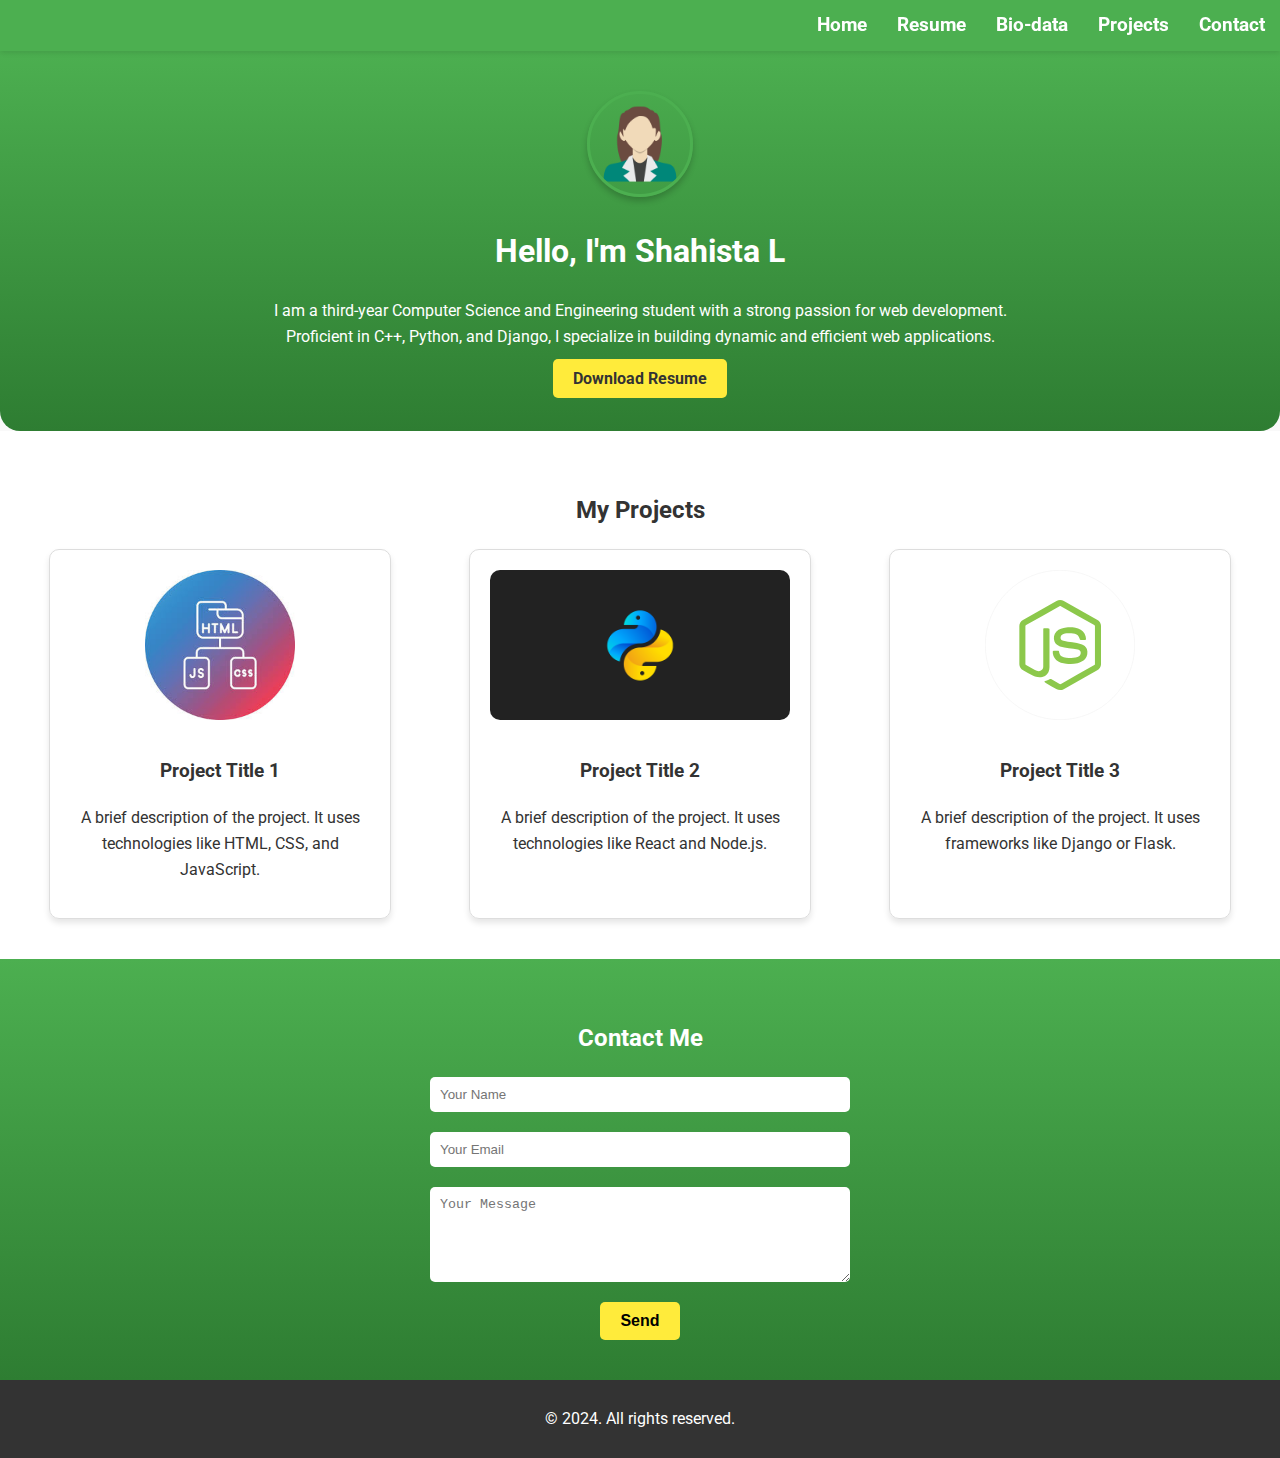
<file: index.html>
<!DOCTYPE html>
<html>
<head>
    
    <title>My Portfolio</title>
    <link rel="stylesheet" href="style.css">
    <link href="https://fonts.googleapis.com/css2?family=Roboto:wght@400;700&display=swap" rel="stylesheet">
    <script>
        document.addEventListener('DOMContentLoaded', () => {
            alert("Welcome to My Portfolio!");
        });
    </script>
</head>
<body>
    <header>
        <nav class="sticky-nav">
            <ul class="nav-bar">
                <li><a href="index.html">Home</a></li>
                <li><a href="resume.html">Resume</a></li>
                <li><a href="biodata.html">Bio-data</a></li>
                <li><a href="#projects">Projects</a></li>
                <li><a href="#contact">Contact</a></li>
            </ul>
        </nav>
    </header>
    <main>
        <section class="intro">
            <div class="intro-content">
                <img src="shahi.png" alt="Profile Picture" class="profile-pic">
                <div class="intro-text">
                    <h1>Hello, I'm  Shahista L</h1>
                    <p>
                        I am a third-year Computer Science and Engineering student with a strong passion for web development. <br>Proficient in C++, Python, and Django,
                         I specialize in building dynamic and efficient web applications.</p>
                    <a href="resume.html" class="btn">Download Resume</a>
                </div>
            </div>
        </section>
        <section id="projects" class="projects">
            <h2>My Projects</h2>
            <div class="project-list">
                <div class="project-item">
                    <img src="html.jpeg" alt="Project 1">
                    <h3>Project Title 1</h3>
                    <p>A brief description of the project. It uses technologies like HTML, CSS, and JavaScript.</p>
                </div>
                <div class="project-item">
                    <img src="py.png" alt="Project 2">
                    <h3>Project Title 2</h3>
                    <p>A brief description of the project. It uses technologies like React and Node.js.</p>
                </div>
                <div class="project-item">
                    <img src="node_logo.svg" alt="Project 3">
                    <h3>Project Title 3</h3>
                    <p>A brief description of the project. It uses frameworks like Django or Flask.</p>
                </div>
            </div>
        </section>
        <section id="contact" class="contact">
            <h2>Contact Me</h2>
            <form action="#" method="post" class="contact-form">
                <input type="text" name="name" placeholder="Your Name" required>
                <input type="email" name="email" placeholder="Your Email" required>
                <textarea name="message" placeholder="Your Message" rows="5" required></textarea>
                <button type="submit" class="btn">Send</button>
            </form>
        </section>
    </main>
    <footer>
        <p>&copy; 2024. All rights reserved.</p>
    </footer>
</body>
</html>
</file>
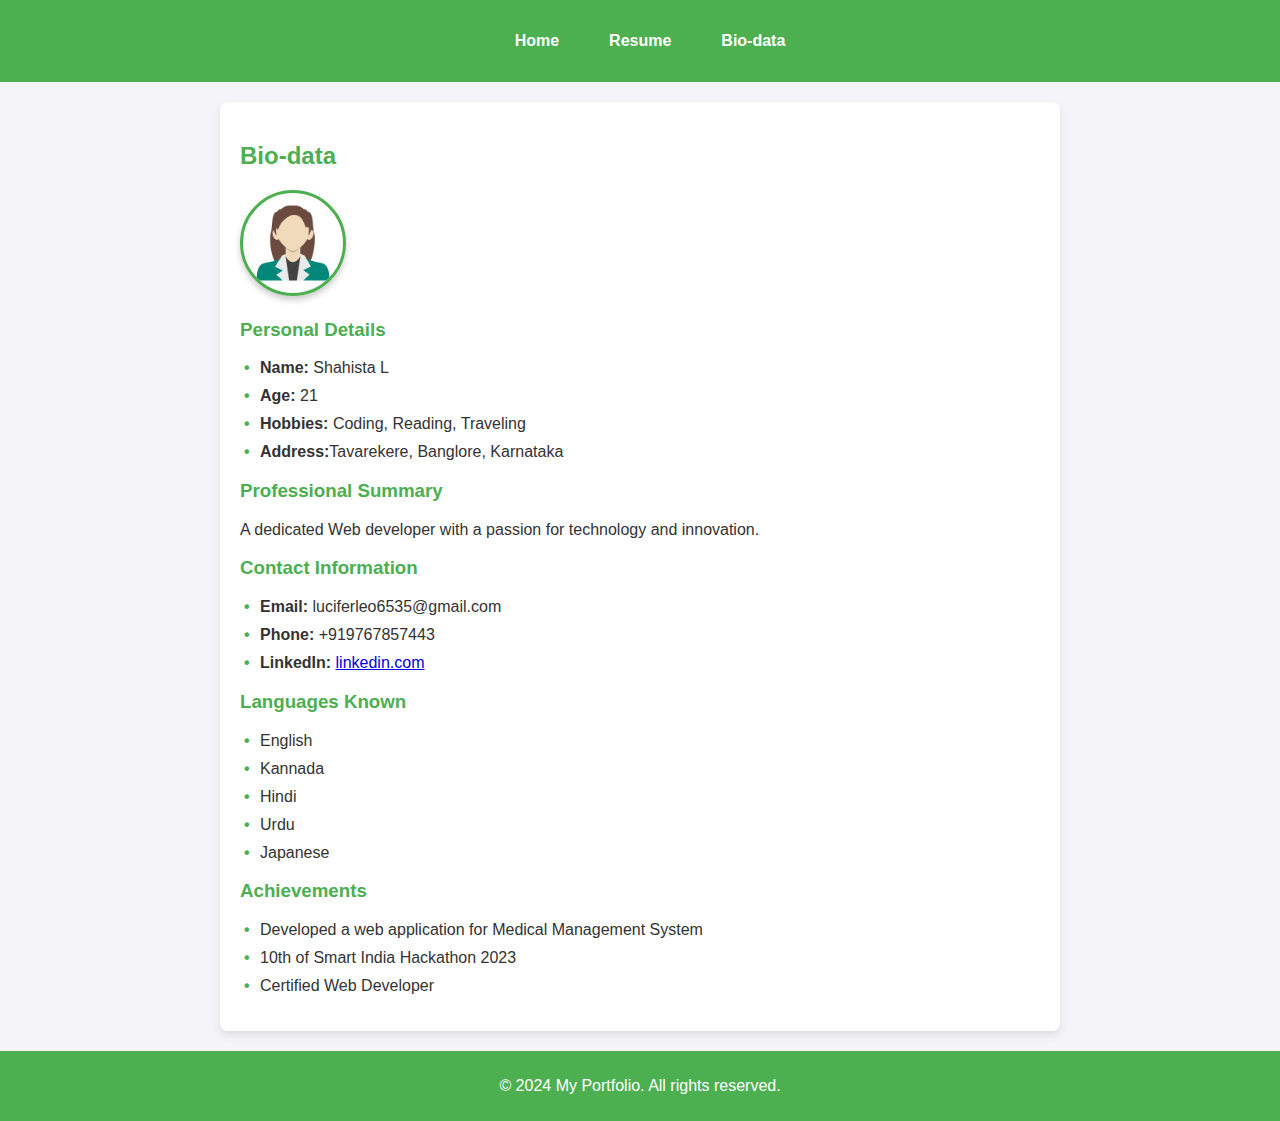
<file: biodata.html>
<!DOCTYPE html>
<html>
<head>

    <title>Bio-data</title>
    
    <style>
      
        body {
            font-family: Arial, sans-serif;
            margin: 0;
            padding: 0;
            background-color: #f4f4f9;
            color: #333;
        }

        header {
            background: #4CAF50;
            color: white;
            padding: 1rem 0;
            text-align: center;
        }

        .nav-bar {
            list-style: none;
            padding: 0;
            display: flex;
            justify-content: center;
        }

        .nav-bar li {
            margin: 0 15px;
        }

        .nav-bar a {
            text-decoration: none;
            color: white;
            font-weight: bold;
        }

        .nav-bar a:hover {
            text-decoration: underline;
        }

        main {
            max-width: 800px;
            margin: 20px auto;
            padding: 20px;
            background: white;
            border-radius: 8px;
            box-shadow: 0 4px 8px rgba(0, 0, 0, 0.1);
        }

        h2, h3 {
            color: #4CAF50;
        }

        .profile-pic {
            max-width: 100px; 
            border-radius: 50%;
            box-shadow: 0 4px 6px rgba(0, 0, 0, 0.2);
            border: 3px solid #4CAF50;
        }

        ul {
            list-style: none;
            padding: 0;
        }

        ul li {
            margin: 10px 0;
            padding-left: 20px;
            position: relative;
        }

        ul li::before {
            content: '\2022';
            color: #4CAF50;
            font-weight: bold;
            display: inline-block;
            width: 1em;
            margin-left: -1em;
        }

        footer {
            text-align: center;
            padding: 10px 0;
            background: #4CAF50;
            color: white;
            margin-top: 20px;
        }
    </style>
</head>
<body>
    <header>
        <nav>
            <ul class="nav-bar">
                <li><a href="index.html">Home</a></li>
                <li><a href="resume.html">Resume</a></li>
                <li><a href="biodata.html">Bio-data</a></li>
            </ul>
        </nav>
    </header>
    <main>
        <h2>Bio-data</h2>
        <img src="shahi.png" alt="Profile Picture" class="profile-pic">
        
        <h3>Personal Details</h3>
        <ul>
            <li><strong>Name:</strong> Shahista L</li>
            <li><strong>Age:</strong> 21</li>
            <li><strong>Hobbies:</strong> Coding, Reading, Traveling</li>
            <li><strong>Address:</strong>Tavarekere, Banglore, Karnataka</li>
        </ul>

        <h3>Professional Summary</h3>
        <p>A dedicated Web developer with a passion for technology and innovation.</p>

        <h3>Contact Information</h3>
        <ul>
            <li><strong>Email:</strong> luciferleo6535@gmail.com</li>
            <li><strong>Phone:</strong> +919767857443</li>
            <li><strong>LinkedIn:</strong> <a href="https://www.linkedin.com" target="_blank">linkedin.com</a></li>
        </ul>

        <h3>Languages Known</h3>
        <ul>
            <li>English</li>
            <li>Kannada</li>
            <li>Hindi</li>
            <li>Urdu</li>
	    <li>Japanese</li>
        </ul>

        <h3>Achievements</h3>
        <ul>
            <li>Developed a web application for Medical Management System</li>
            <li>10th  of Smart India  Hackathon 2023</li>
            <li>Certified Web Developer </li>
        </ul>
    </main>
    <footer>
        <p>&copy; 2024 My Portfolio. All rights reserved.</p>
    </footer>
</body>
</html>
</file>
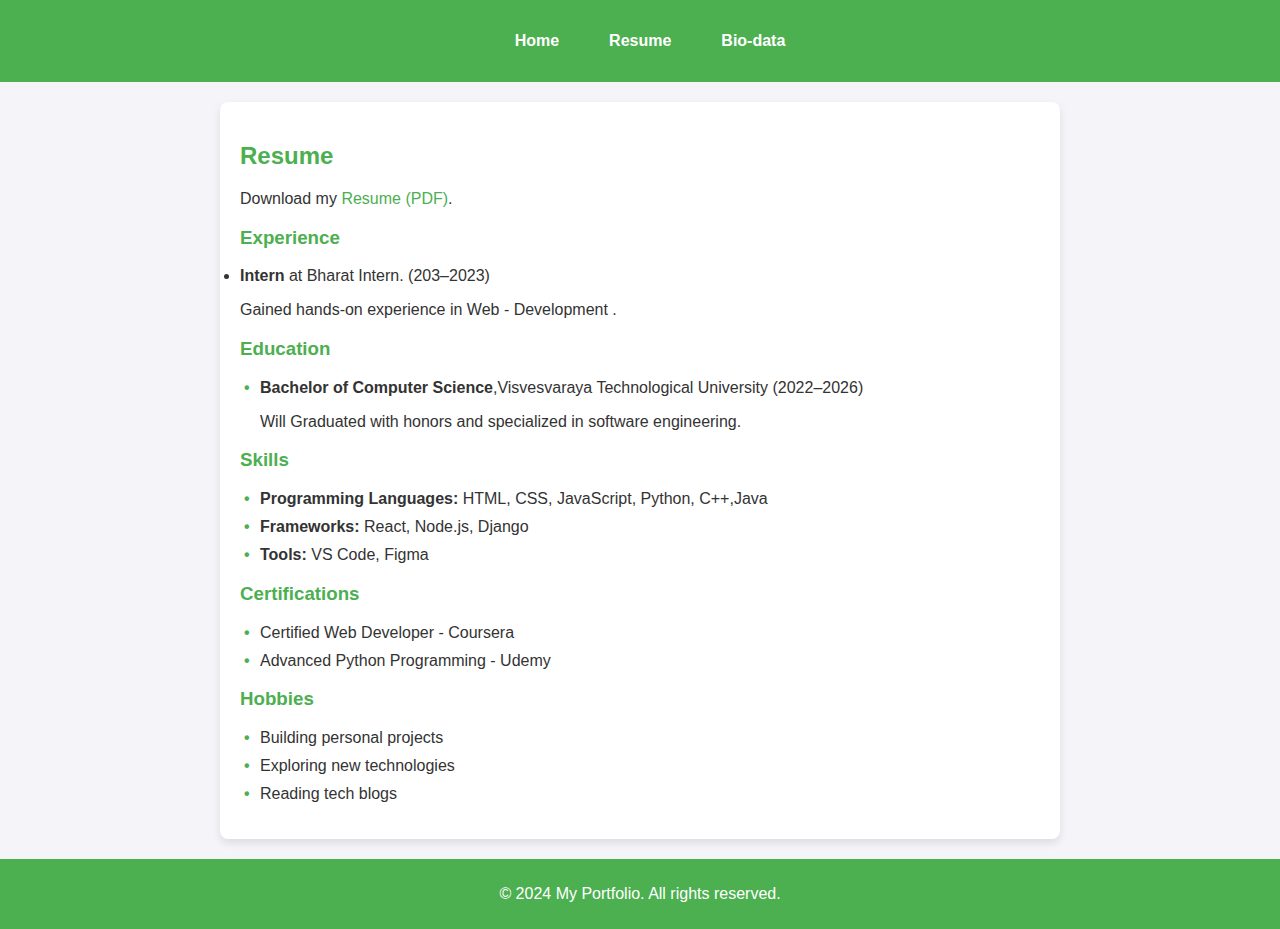
<file: resume.html>
<!DOCTYPE html>
<html>
<head>
  
    <title>Resume</title>
 
    <style>
       
        body {
            font-family: Arial, sans-serif;
            margin: 0;
            padding: 0;
            background-color: #f4f4f9;
            color: #333;
        }

        header {
            background: #4CAF50;
            color: white;
            padding: 1rem 0;
            text-align: center;
        }

        .nav-bar {
            list-style: none;
            padding: 0;
            display: flex;
            justify-content: center;
        }

        .nav-bar li {
            margin: 0 15px;
        }

        .nav-bar a {
            text-decoration: none;
            color: white;
            font-weight: bold;
        }

        .nav-bar a:hover {
            text-decoration: underline;
        }

        main {
            max-width: 800px;
            margin: 20px auto;
            padding: 20px;
            background: white;
            border-radius: 8px;
            box-shadow: 0 4px 8px rgba(0, 0, 0, 0.1);
        }

        h2, h3 {
            color: #4CAF50;
        }

        ul {
            list-style: none;
            padding: 0;
        }

        ul li {
            margin: 10px 0;
            padding-left: 20px;
            position: relative;
        }

        ul li::before {
            content: '\2022';
            color: #4CAF50;
            font-weight: bold;
            display: inline-block;
            width: 1em;
            margin-left: -1em;
        }

        a {
            color: #4CAF50;
            text-decoration: none;
        }

        a:hover {
            text-decoration: underline;
        }

        footer {
            text-align: center;
            padding: 10px 0;
            background: #4CAF50;
            color: white;
            margin-top: 20px;
        }
    </style>
</head>
<body>
    <header>
        <nav>
            <ul class="nav-bar">
                <li><a href="index.html">Home</a></li>
                <li><a href="resume.html">Resume</a></li>
                <li><a href="biodata.html">Bio-data</a></li>
            </ul>
        </nav>
    </header>
    <main>
        <h2>Resume</h2>
        <p>Download my <a href="assets/resume.pdf" download>Resume (PDF)</a>.</p>

        <h3>Experience</h3>
        
            <li><strong>Intern</strong> at  Bharat Intern. (203–2023)
                <p>Gained hands-on experience in Web - Development .</p>
            </li>
        </ul>

        <h3>Education</h3>
        <ul>
            <li><strong>Bachelor of Computer Science</strong>,Visvesvaraya Technological University  (2022–2026)
                <p> Will Graduated with honors and specialized in software engineering.</p>
            </li>
        </ul>

        <h3>Skills</h3>
        <ul>
            <li><strong>Programming Languages:</strong> HTML, CSS, JavaScript, Python, C++,Java</li>
            <li><strong>Frameworks:</strong> React, Node.js, Django</li>
            <li><strong>Tools:</strong> VS Code, Figma</li>
        </ul>

        <h3>Certifications</h3>
        <ul>
            <li>Certified Web Developer - Coursera</li>
            <li>Advanced Python Programming - Udemy</li>
        </ul>

        <h3>Hobbies</h3>
        <ul>
            <li>Building personal projects</li>
            <li>Exploring new technologies</li>
            <li>Reading tech blogs</li>
        </ul>
    </main>
    <footer>
        <p>&copy; 2024 My Portfolio. All rights reserved.</p>
    </footer>
</body>
</html>
</file>
<file: style.css>
body {
    font-family: 'Roboto', Arial, sans-serif;
    margin: 0;
    padding: 0;
    background-color: #f9f9f9;
    color: #333;
    line-height: 1.6;
}


.sticky-nav {
    background-color: #4CAF50;
    position: sticky;
    top: 0;
    z-index: 1000;
    box-shadow: 0 2px 5px rgba(0, 0, 0, 0.1);
}

.nav-bar {
    list-style: none;
    display: flex;
    justify-content: right;
    padding: 10px 0;
    margin: 0;
}

.nav-bar li {
    margin: 0 15px;
}

.nav-bar a {
    color: white;
    text-decoration: none;
    font-weight: bold;
    font-size: 1.2rem;
    transition: color 0.3s ease;
}

.nav-bar a:hover {
    color: #ffeb3b;
}

.intro {
    text-align: center;
    background: linear-gradient(to bottom, #4CAF50, #2e7d32);
    color: white;
    padding: 40px 20px;
    border-radius: 0 0 20px 20px;
}

.intro .btn {
    margin-top: 20px;
    padding: 10px 20px;
    background-color: #ffeb3b;
    color: #333;
    text-decoration: none;
    font-weight: bold;
    border-radius: 5px;
    transition: all 0.3s ease;
}

.intro .btn:hover {
    background-color: #fff;
}

.projects {
    background-color: #fff;
    padding: 40px 20px;
    text-align: center;
}


.profile-pic {
    max-width: 100px; 
    border-radius: 50%;
    box-shadow: 0 4px 6px rgba(0, 0, 0, 0.2);
    border: 3px solid #4CAF50;
}

.project-item img {
    max-width: 100%; 
    max-height: 150px; 
    border-radius: 10px;
    margin-bottom: 10px;
    object-fit: cover; 
}


.project-list {
    display: flex;
    justify-content: space-around;
    flex-wrap: wrap;
    gap: 20px;
}

.project-item {
    width: 300px;
    padding: 20px;
    border: 1px solid #ddd;
    border-radius: 10px;
    box-shadow: 0 4px 6px rgba(0, 0, 0, 0.1);
    transition: transform 0.3s ease;
}

.project-item:hover {
    transform: scale(1.05);
}

.project-item img {
    max-width: 100%;
    border-radius: 10px;
    margin-bottom: 10px;
}

.contact {
    background: linear-gradient(to bottom, #4CAF50, #2e7d32);
    color: white;
    padding: 40px 20px;
    text-align: center;
}

.contact-form {
    display: flex;
    flex-direction: column;
    align-items: center;
    gap: 10px;
    max-width: 400px;
    margin: 0 auto;
}

.contact-form input, 
.contact-form textarea {
    width: 100%;
    padding: 10px;
    border: none;
    border-radius: 5px;
    margin-bottom: 10px;
}

.contact-form .btn {
    background-color: #ffeb3b;
    padding: 10px 20px;
    border: none;
    font-size: 1rem;
    font-weight: bold;
    cursor: pointer;
    border-radius: 5px;
    transition: all 0.3s ease;
}

.contact-form .btn:hover {
    background-color: white;
}

footer {
    background-color: #333;
    color: white;
    text-align: center;
    padding: 10px 0;
}
</file>
